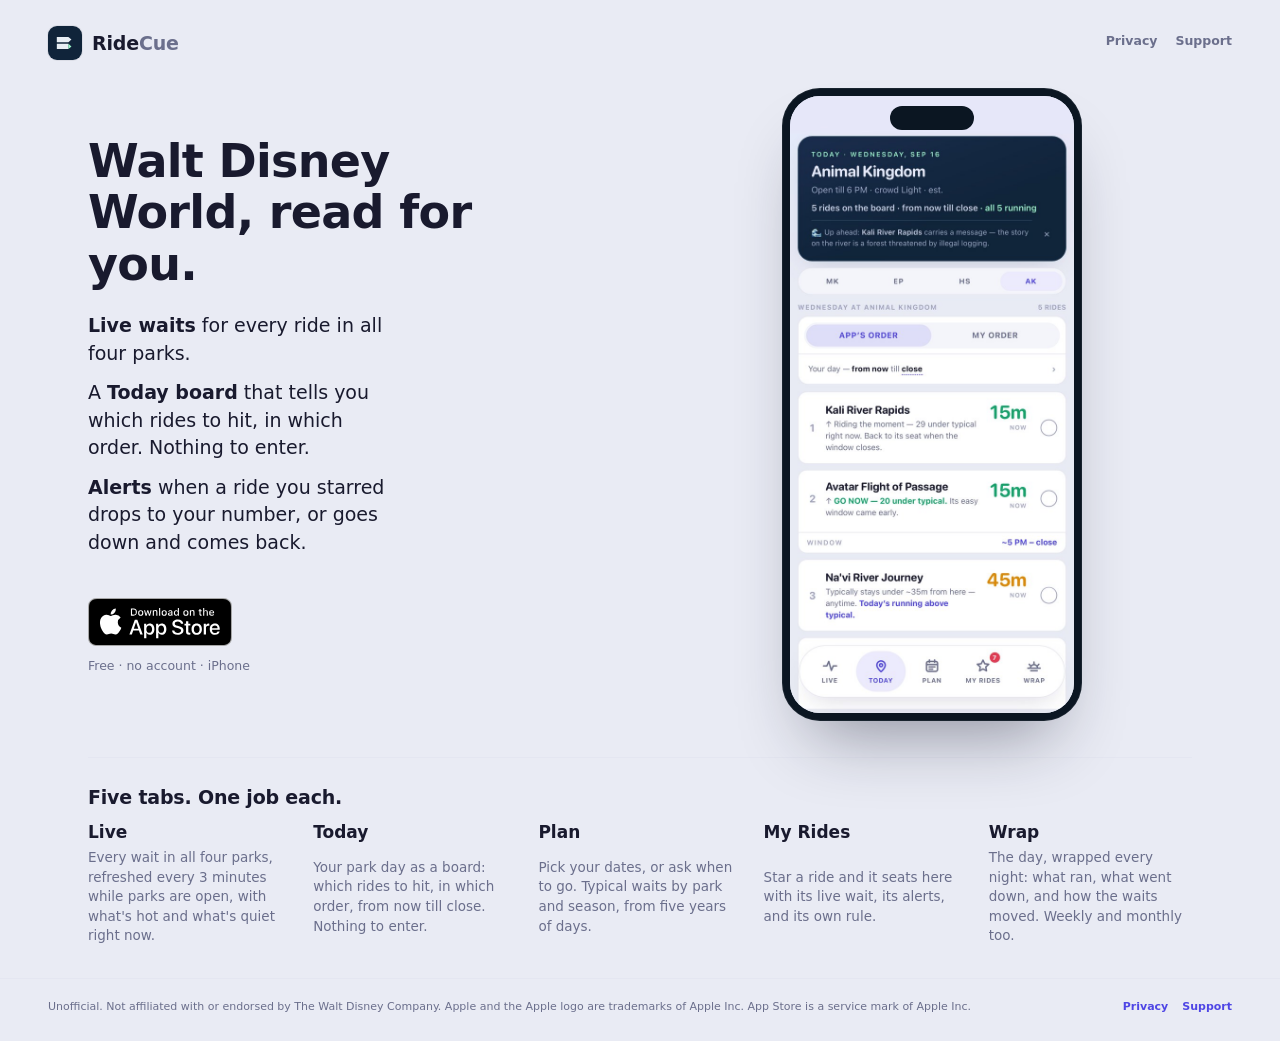
<file: index.html>
<!DOCTYPE html>
<html lang="en">
<head>
<meta charset="utf-8"/>
<meta name="viewport" content="width=device-width, initial-scale=1, viewport-fit=cover"/>
<title>RideCue — Walt Disney World, read for you.</title>
<meta name="description" content="Live waits for every ride in all four parks, a Today board that tells you which rides to hit and in which order, and alerts for the rides you star. Free, no account, iPhone."/>
<link rel="canonical" href="https://ridecue.live/"/>
<meta property="og:type" content="website"/>
<meta property="og:site_name" content="RideCue"/>
<meta property="og:title" content="RideCue — Walt Disney World, read for you."/>
<meta property="og:description" content="Live waits for every ride in all four parks, a Today board that tells you which rides to hit and in which order, and alerts for the rides you star. Free, no account, iPhone."/>
<meta property="og:url" content="https://ridecue.live/"/>
<meta property="og:image" content="https://ridecue.live/assets/og.png"/>
<meta property="og:image:width" content="1200"/>
<meta property="og:image:height" content="630"/>
<meta name="twitter:card" content="summary_large_image"/>
<meta name="theme-color" content="#e9ebf4" media="(prefers-color-scheme: light)"/>
<meta name="theme-color" content="#0a141d" media="(prefers-color-scheme: dark)"/>
<link rel="icon" href="/assets/favicon-32.png" sizes="32x32" type="image/png"/>
<link rel="apple-touch-icon" href="/assets/apple-touch-icon.png"/>
<link rel="stylesheet" href="/assets/site.css"/>
</head>
<body>
  <div class="top">
    <a class="brand" href="/" aria-label="RideCue home"><svg class="mark" viewBox="0 0 100 100" aria-hidden="true"><rect width="100" height="100" fill="#10243a"/><path d="M26 32h34l9 8-9 8H26z" fill="#e7eef4"/><path d="M26 52h34v16H26z" fill="#e7eef4"/><path d="M60 52l9 8-9 8z" fill="#9bf7c9"/></svg><span class="wordmark">Ride<span>Cue</span></span></a>
    <nav class="topnav"><a href="/privacy/">Privacy</a><a href="/support/">Support</a></nav>
  </div>

  <main class="front">
    <div class="words">
      <h1>Walt Disney World, read for you.</h1>
      <div class="lines">
        <p><b>Live waits</b> for every ride in all four parks.</p>
        <p>A <b>Today board</b> that tells you which rides to hit, in which order. Nothing to enter.</p>
        <p><b>Alerts</b> when a ride you starred drops to your number, or goes down and comes back.</p>
      </div>
      <div class="cta">
        <!-- LIVE (Oct 28, 2026; ruled Sep 16, letter B): Apple's official badge (assets/app-store-badge.svg, black, en-US, unaltered) + the store URL. Badge 48px tall (Apple floor 40), clear space 12px (a quarter of its height). -->
        <a class="store" href="https://apps.apple.com/us/app/ridecue/id6809073584"><img src="/assets/app-store-badge.svg" width="144" height="48" alt="Download on the App Store"/></a>
        <p class="under">Free · no account · iPhone</p>
      </div>
    </div>

    <div class="hero">
      <div class="phone"><div class="screen">
        <div class="island"></div>
        <!-- Hero shot of record: Animal Kingdom, Wednesday Sep 16 3:41 PM on build 0728cd (owner IMG_3096, letter A). Status band painted out. -->
        <img src="/assets/board-ep-screen.jpg" width="600" height="1304" alt="RideCue's Today board — Animal Kingdom, Wednesday Sep 16"/>
      </div></div>
    </div>

    <section class="more">
      <h2>Five tabs. One job each.</h2>
      <dl>
        <div><dt>Live</dt><dd>Every wait in all four parks, refreshed every 3 minutes while parks are open, with what's hot and what's quiet right now.</dd></div>
        <div><dt>Today</dt><dd>Your park day as a board: which rides to hit, in which order, from now till close. Nothing to enter.</dd></div>
        <div><dt>Plan</dt><dd>Pick your dates, or ask when to go. Typical waits by park and season, from five years of days.</dd></div>
        <div><dt>My Rides</dt><dd>Star a ride and it seats here with its live wait, its alerts, and its own rule.</dd></div>
        <div><dt>Wrap</dt><dd>The day, wrapped every night: what ran, what went down, and how the waits moved. Weekly and monthly too.</dd></div>
      </dl>
    </section>
  </main>

  <footer>
    <span>Unofficial. Not affiliated with or endorsed by The Walt Disney Company. Apple and the Apple logo are trademarks of Apple Inc. App Store is a service mark of Apple Inc.</span>
    <nav><a href="/privacy/">Privacy</a><a href="/support/">Support</a></nav>
  </footer>
</body>
</html>
</file>
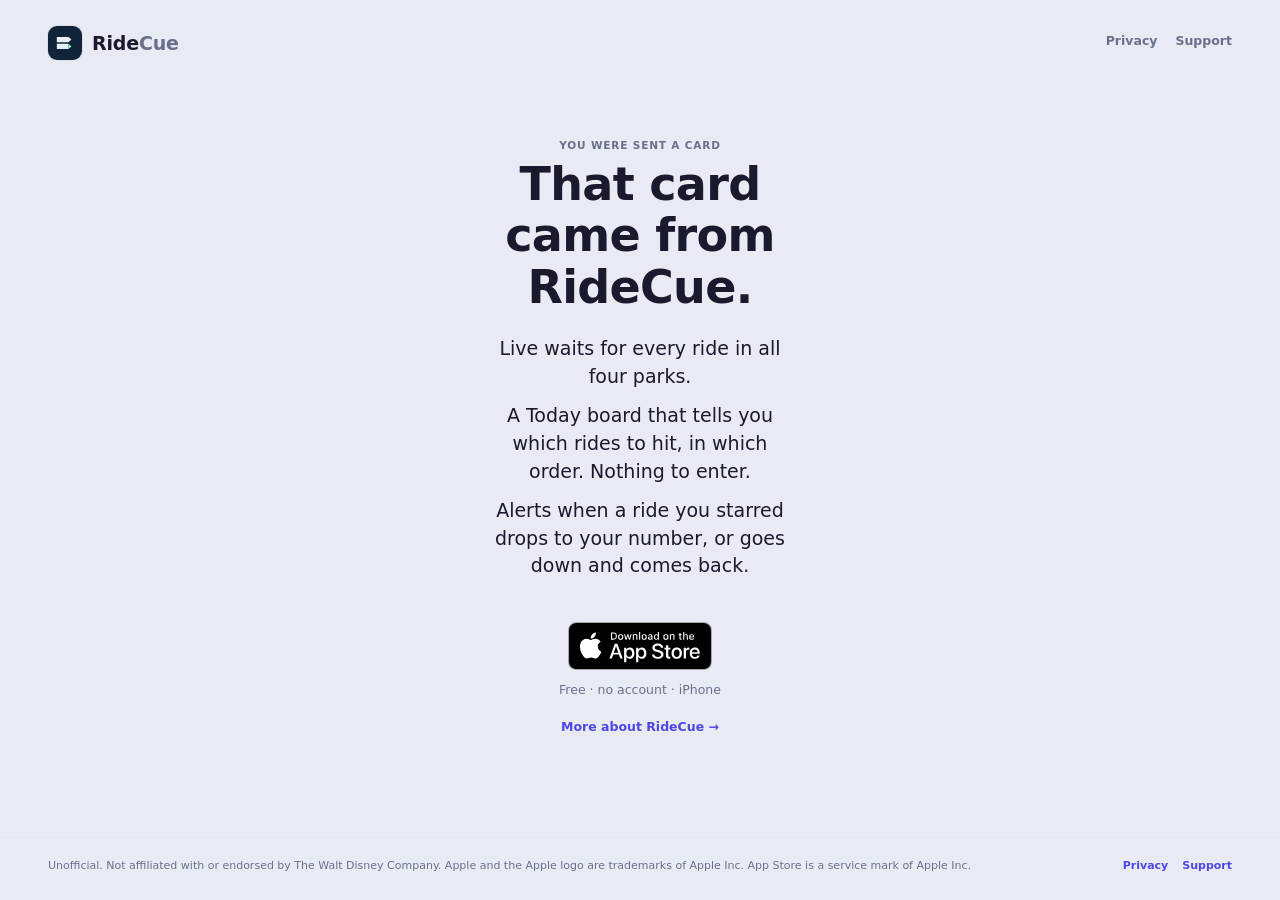
<file: c/index.html>
<!DOCTYPE html>
<html lang="en">
<head>
<meta charset="utf-8"/>
<meta name="viewport" content="width=device-width, initial-scale=1, viewport-fit=cover"/>
<title>RideCue</title>
<meta name="description" content="Walt Disney World, read for you."/>
<link rel="canonical" href="https://ridecue.live/c/"/>
<meta property="og:type" content="website"/>
<meta property="og:site_name" content="RideCue"/>
<meta property="og:title" content="RideCue"/>
<meta property="og:description" content="Walt Disney World, read for you."/>
<meta property="og:url" content="https://ridecue.live/c/"/>
<meta property="og:image" content="https://ridecue.live/assets/og.png"/>
<meta property="og:image:width" content="1200"/>
<meta property="og:image:height" content="630"/>
<meta name="twitter:card" content="summary_large_image"/>
<meta name="theme-color" content="#e9ebf4" media="(prefers-color-scheme: light)"/>
<meta name="theme-color" content="#0a141d" media="(prefers-color-scheme: dark)"/>
<link rel="icon" href="/assets/favicon-32.png" sizes="32x32" type="image/png"/>
<link rel="apple-touch-icon" href="/assets/apple-touch-icon.png"/>
<link rel="stylesheet" href="/assets/site.css"/>
</head>
<body>
  <div class="top">
    <a class="brand" href="/" aria-label="RideCue home"><svg class="mark" viewBox="0 0 100 100" aria-hidden="true"><rect width="100" height="100" fill="#10243a"/><path d="M26 32h34l9 8-9 8H26z" fill="#e7eef4"/><path d="M26 52h34v16H26z" fill="#e7eef4"/><path d="M60 52l9 8-9 8z" fill="#9bf7c9"/></svg><span class="wordmark">Ride<span>Cue</span></span></a>
    <nav class="topnav"><a href="/privacy/">Privacy</a><a href="/support/">Support</a></nav>
  </div>

  <main class="door">
    <div class="words">
      <p class="kicker">You were sent a card</p>
      <h1>That card came from RideCue.</h1>
      <div class="lines">
        <p>Live waits for every ride in all four parks.</p>
        <p>A Today board that tells you which rides to hit, in which order. Nothing to enter.</p>
        <p>Alerts when a ride you starred drops to your number, or goes down and comes back.</p>
      </div>
      <div class="cta">
        <!-- LIVE (Oct 28, 2026; ruled Sep 16, letter B): Apple's official badge (assets/app-store-badge.svg, black, en-US, unaltered) + the store URL. Badge 48px tall (Apple floor 40), clear space 12px (a quarter of its height). -->
        <a class="store" href="https://apps.apple.com/us/app/ridecue/id6809073584"><img src="/assets/app-store-badge.svg" width="144" height="48" alt="Download on the App Store"/></a>
        <p class="under">Free · no account · iPhone</p>
      </div>
      <p class="more-link"><a href="/">More about RideCue →</a></p>
    </div>
  </main>

  <footer>
    <span>Unofficial. Not affiliated with or endorsed by The Walt Disney Company. Apple and the Apple logo are trademarks of Apple Inc. App Store is a service mark of Apple Inc.</span>
    <nav><a href="/privacy/">Privacy</a><a href="/support/">Support</a></nav>
  </footer>
</body>
</html>
</file>
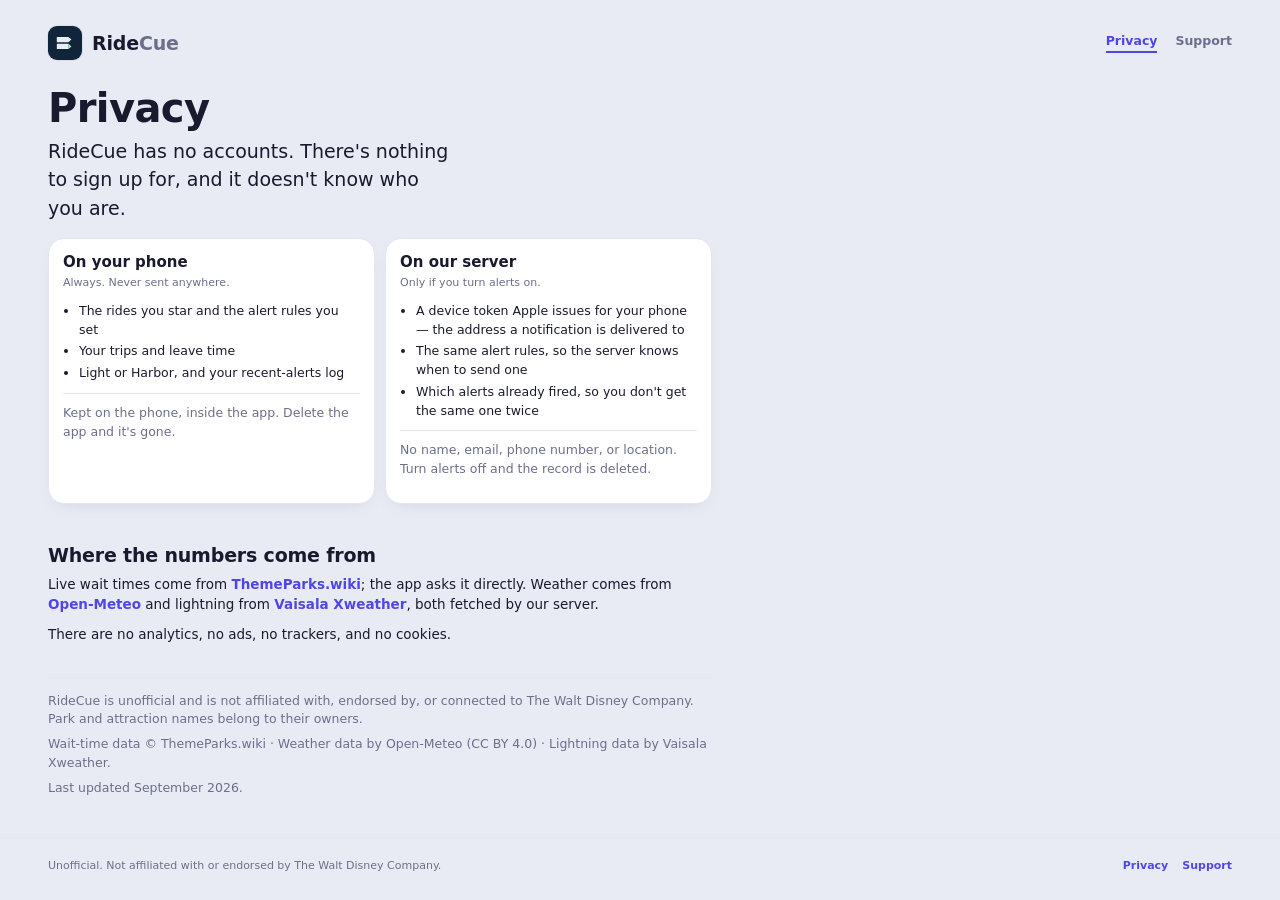
<file: privacy/index.html>
<!DOCTYPE html>
<html lang="en">
<head>
<meta charset="utf-8"/>
<meta name="viewport" content="width=device-width, initial-scale=1, viewport-fit=cover"/>
<title>Privacy — RideCue</title>
<meta name="description" content="RideCue has no accounts. What stays on your phone, what our server keeps if you turn alerts on, and where the numbers come from."/>
<link rel="canonical" href="https://ridecue.live/privacy/"/>
<meta property="og:type" content="website"/>
<meta property="og:site_name" content="RideCue"/>
<meta property="og:title" content="Privacy — RideCue"/>
<meta property="og:description" content="RideCue has no accounts. What stays on your phone, what our server keeps if you turn alerts on, and where the numbers come from."/>
<meta property="og:url" content="https://ridecue.live/privacy/"/>
<meta property="og:image" content="https://ridecue.live/assets/og.png"/>
<meta property="og:image:width" content="1200"/>
<meta property="og:image:height" content="630"/>
<meta name="twitter:card" content="summary_large_image"/>
<meta name="theme-color" content="#e9ebf4" media="(prefers-color-scheme: light)"/>
<meta name="theme-color" content="#0a141d" media="(prefers-color-scheme: dark)"/>
<link rel="icon" href="/assets/favicon-32.png" sizes="32x32" type="image/png"/>
<link rel="apple-touch-icon" href="/assets/apple-touch-icon.png"/>
<link rel="stylesheet" href="/assets/site.css"/>
</head>
<body>
  <div class="top">
    <a class="brand" href="/" aria-label="RideCue home"><svg class="mark" viewBox="0 0 100 100" aria-hidden="true"><rect width="100" height="100" fill="#10243a"/><path d="M26 32h34l9 8-9 8H26z" fill="#e7eef4"/><path d="M26 52h34v16H26z" fill="#e7eef4"/><path d="M60 52l9 8-9 8z" fill="#9bf7c9"/></svg><span class="wordmark">Ride<span>Cue</span></span></a>
    <nav class="topnav"><a href="/privacy/" class="on">Privacy</a><a href="/support/">Support</a></nav>
  </div>

  <main class="doc">
    <h1>Privacy</h1>
    <p class="lede">RideCue has no accounts. There's nothing to sign up for, and it doesn't know who you are.</p>

    <div class="ledger">
      <div class="cell">
        <h3>On your phone</h3>
        <p class="when">Always. Never sent anywhere.</p>
        <ul>
          <li>The rides you star and the alert rules you set</li>
          <li>Your trips and leave time</li>
          <li>Light or Harbor, and your recent-alerts log</li>
        </ul>
        <p class="never">Kept on the phone, inside the app. Delete the app and it's gone.</p>
      </div>
      <div class="cell">
        <h3>On our server</h3>
        <p class="when">Only if you turn alerts on.</p>
        <ul>
          <li>A device token Apple issues for your phone — the address a notification is delivered to</li>
          <li>The same alert rules, so the server knows when to send one</li>
          <li>Which alerts already fired, so you don't get the same one twice</li>
        </ul>
        <p class="never">No name, email, phone number, or location. Turn alerts off and the record is deleted.</p>
      </div>
    </div>

    <h2>Where the numbers come from</h2>
    <p>Live wait times come from <a href="https://themeparks.wiki">ThemeParks.wiki</a>; the app asks it directly. Weather comes from <a href="https://open-meteo.com">Open-Meteo</a> and lightning from <a href="https://www.xweather.com">Vaisala Xweather</a>, both fetched by our server.</p>
    <p>There are no analytics, no ads, no trackers, and no cookies.</p>

    <div class="credit">
      <p>RideCue is unofficial and is not affiliated with, endorsed by, or connected to The Walt Disney Company. Park and attraction names belong to their owners.</p>
      <p>Wait-time data © ThemeParks.wiki · Weather data by Open-Meteo (CC BY 4.0) · Lightning data by Vaisala Xweather.</p>
      <p class="fine">Last updated September 2026.</p>
    </div>
  </main>

  <footer>
    <span>Unofficial. Not affiliated with or endorsed by The Walt Disney Company.</span>
    <nav><a href="/privacy/">Privacy</a><a href="/support/">Support</a></nav>
  </footer>
</body>
</html>
</file>
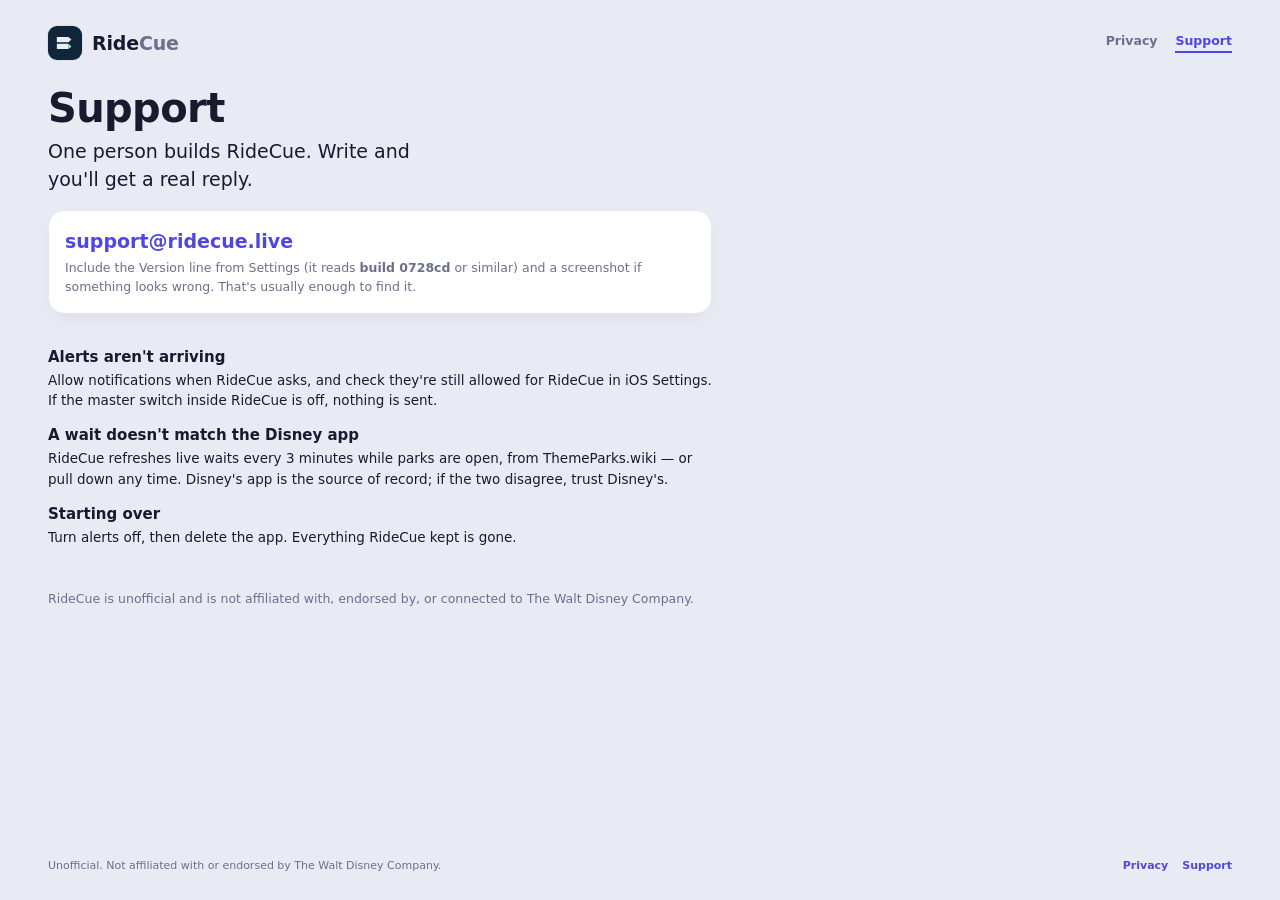
<file: support/index.html>
<!DOCTYPE html>
<html lang="en">
<head>
<meta charset="utf-8"/>
<meta name="viewport" content="width=device-width, initial-scale=1, viewport-fit=cover"/>
<title>Support — RideCue</title>
<meta name="description" content="One person builds RideCue. Write and you'll get a real reply."/>
<link rel="canonical" href="https://ridecue.live/support/"/>
<meta property="og:type" content="website"/>
<meta property="og:site_name" content="RideCue"/>
<meta property="og:title" content="Support — RideCue"/>
<meta property="og:description" content="One person builds RideCue. Write and you'll get a real reply."/>
<meta property="og:url" content="https://ridecue.live/support/"/>
<meta property="og:image" content="https://ridecue.live/assets/og.png"/>
<meta property="og:image:width" content="1200"/>
<meta property="og:image:height" content="630"/>
<meta name="twitter:card" content="summary_large_image"/>
<meta name="theme-color" content="#e9ebf4" media="(prefers-color-scheme: light)"/>
<meta name="theme-color" content="#0a141d" media="(prefers-color-scheme: dark)"/>
<link rel="icon" href="/assets/favicon-32.png" sizes="32x32" type="image/png"/>
<link rel="apple-touch-icon" href="/assets/apple-touch-icon.png"/>
<link rel="stylesheet" href="/assets/site.css"/>
</head>
<body>
  <div class="top">
    <a class="brand" href="/" aria-label="RideCue home"><svg class="mark" viewBox="0 0 100 100" aria-hidden="true"><rect width="100" height="100" fill="#10243a"/><path d="M26 32h34l9 8-9 8H26z" fill="#e7eef4"/><path d="M26 52h34v16H26z" fill="#e7eef4"/><path d="M60 52l9 8-9 8z" fill="#9bf7c9"/></svg><span class="wordmark">Ride<span>Cue</span></span></a>
    <nav class="topnav"><a href="/privacy/">Privacy</a><a href="/support/" class="on">Support</a></nav>
  </div>

  <main class="doc">
    <h1>Support</h1>
    <p class="lede">One person builds RideCue. Write and you'll get a real reply.</p>

    <div class="contact">
      <!-- PLACEHOLDER until an inbox exists on the domain (Cloudflare Email Routing) — Site-Spec §2 -->
      <p class="addr"><a href="mailto:support@ridecue.live">support@ridecue.live</a></p>
      <p class="incl">Include the Version line from Settings (it reads <b>build 0728cd</b> or similar) and a screenshot if something looks wrong. That's usually enough to find it.</p>
    </div>

    <div class="qa">
      <h3>Alerts aren't arriving</h3>
      <p>Allow notifications when RideCue asks, and check they're still allowed for RideCue in iOS Settings. If the master switch inside RideCue is off, nothing is sent.</p>
      <h3>A wait doesn't match the Disney app</h3>
      <p>RideCue refreshes live waits every 3 minutes while parks are open, from ThemeParks.wiki — or pull down any time. Disney's app is the source of record; if the two disagree, trust Disney's.</p>
      <h3>Starting over</h3>
      <p>Turn alerts off, then delete the app. Everything RideCue kept is gone.</p>
    </div>

    <div class="credit">
      <p>RideCue is unofficial and is not affiliated with, endorsed by, or connected to The Walt Disney Company.</p>
    </div>
  </main>

  <footer>
    <span>Unofficial. Not affiliated with or endorsed by The Walt Disney Company.</span>
    <nav><a href="/privacy/">Privacy</a><a href="/support/">Support</a></nav>
  </footer>
</body>
</html>
</file>
<file: assets/site.css>
/* RideCue site — tokens harvested read-only from deployed wdw.html 0727l (sha c57feb5e…fb03792) via rc-front-mock-7b */
:root{
  --bg:#e9ebf4; --bg-2:#e2e5f1; --card:#ffffff; --card-2:#f4f5fb; --line:#e4e6f1;
  --ink:#191a2e; --muted:#6b6f8c; --muted-2:#9fa3c0;
  --accent:#4f46e5; --accent-soft:#ecebfd; --accent-fill:#4f46e5; --accent-ink:#ffffff;
  --short:#15a36b; --medium:#dc8a06; --long:#ef6c3b; --packed:#e23b54; --closed:#aab0c6;
  --r-el:10px; --r-tile:14px; --r-card:16px; --r-hero:22px; --r-pill:999px;
  --fs-micro:9.5px; --fs-fine:11px; --fs-caps:10.5px; --fs-meta:11.5px; --fs-small:12.5px; --fs-body:13.5px; --fs-title:15px; --fs-lead:17px; --fs-head:19px; --fs-stat:22px; --fs-swing:26px; --fs-wait:29px; --fs-emblem:33px;
  --pwh-bg:#10243a; --pwh-bg2:#1b2d4d; --pwh-deep:#152a47; --pwh-ink:#e6e9fb; --pwh-sub:#c7cde0; --pwh-muted:#9aa6c4; --pwh-key:#9bf7c9; --pwh-line:#24425c;
  --shadow:0 16px 40px -18px rgba(40,40,90,.22); --shadow-sm:0 6px 18px -8px rgba(40,40,90,.14);
  --font-display:ui-rounded,'Space Grotesk',system-ui,sans-serif; --font-body:-apple-system,BlinkMacSystemFont,'Inter',system-ui,sans-serif;
}
@media (prefers-color-scheme: dark){
  :root{
  --bg:#0a141d; --bg-2:#0d1826; --card:#12202c; --card-2:#17293a; --line:#20374a;
  --ink:#e7eef4; --muted:#9db0c0; --muted-2:#6f8496;
  --accent:#8b87ff; --accent-soft:rgba(139,135,255,.18); --accent-fill:#4f46e5;
  --shadow:0 16px 40px -18px rgba(0,0,0,.55); --shadow-sm:0 6px 18px -8px rgba(0,0,0,.45);
  }
}
*{box-sizing:border-box}
html{background:var(--bg)}
body{margin:0;min-height:100vh;min-height:100dvh;display:flex;flex-direction:column;background:var(--bg);color:var(--ink);font-family:var(--font-body);font-size:var(--fs-body);-webkit-font-smoothing:antialiased}
a{color:var(--accent);font-weight:600;text-decoration:none}

/* brand row */
.top{display:flex;align-items:center;justify-content:space-between;gap:10px;padding:18px 20px 0;padding-top:calc(18px + env(safe-area-inset-top))}
.brand{display:flex;align-items:center;gap:10px;text-decoration:none;color:inherit}
.mark{width:34px;height:34px;border-radius:9px;flex:none;box-shadow:0 0 0 1px rgba(0,0,0,.06)}
.wordmark{font-family:var(--font-display);font-weight:800;font-size:var(--fs-head);letter-spacing:-.01em;line-height:1}
.wordmark span{font-weight:600;color:var(--muted)}
.topnav{display:none;gap:18px;font-size:var(--fs-small);font-weight:600}
.topnav a{color:var(--muted);padding-bottom:3px;border-bottom:2px solid transparent}
.topnav a.on{color:var(--accent);border-color:var(--accent)}

/* front page + /c/ */
main{padding:0 20px 8px;display:flex;flex-direction:column;flex:1;width:100%}
.words{display:flex;flex-direction:column}
.kicker{margin:30px 0 0;color:var(--muted);font-size:var(--fs-caps);font-weight:700;letter-spacing:.08em;text-transform:uppercase}
h1{font-family:var(--font-display);font-weight:800;font-size:var(--fs-swing);line-height:1.12;letter-spacing:-.015em;margin:26px 0 0;max-width:14ch}
.kicker+h1{margin-top:8px;max-width:16ch}
.lines{margin:14px 0 0;max-width:34ch}
.lines p{margin:0 0 10px;font-size:var(--fs-lead);line-height:1.38}
.lines p b{font-weight:650}
.cta{margin:26px 0 0;display:flex;flex-direction:column;align-items:flex-start;gap:10px}
.store{display:block;line-height:0;margin:0 0 2px;-webkit-tap-highlight-color:transparent} /* Oct 28, 2026: Apple's badge, unaltered; 48px tall (floor 40), the cta gap + this margin = 12px clear space (a quarter of its height) */
.store img{display:block;height:48px;width:auto}
.under{color:var(--muted);font-size:var(--fs-small);margin:0}
.more-link{margin:22px 0 0;font-size:var(--fs-small);font-weight:600}

/* hero: the phone, floating (p-B) */
.hero{margin:22px auto 0;width:100%;max-width:300px;position:relative}
.phone{position:relative;z-index:1;border-radius:38px;background:#0b1622;padding:8px;box-shadow:0 40px 70px -30px rgba(25,26,46,.45),0 0 0 1px rgba(255,255,255,.06) inset}
.screen{border-radius:30px;overflow:hidden;background:#e5e9fb;position:relative;aspect-ratio:1320/2868}
.island{position:absolute;top:10px;left:50%;transform:translateX(-50%);width:84px;height:24px;border-radius:14px;background:#0b1622;z-index:2}
.screen img{display:block;width:100%;height:100%;object-fit:cover;object-position:top}

/* five tabs (l-D) */
.more{margin:34px 0 8px;padding-top:22px;border-top:1px solid var(--line)}
.more h2{font-family:var(--font-display);font-weight:800;font-size:var(--fs-head);letter-spacing:-.01em;margin:0 0 14px}
.more dl{margin:0;display:grid;gap:12px}
.more dl>div{display:grid;grid-template-columns:78px 1fr;gap:12px;align-items:baseline}
.more dt{font-family:var(--font-display);font-weight:800;font-size:var(--fs-title);margin:0}
.more dd{margin:0;color:var(--muted);font-size:var(--fs-small);line-height:1.45}

/* privacy + support */
.doc{padding:0 20px 24px;flex:1;max-width:640px;width:100%}
.doc h1{margin:26px 0 6px;max-width:none}
.lede{font-size:var(--fs-lead);line-height:1.4;color:var(--ink);margin:0 0 20px;max-width:34ch}
.doc h2{font-family:var(--font-display);font-weight:800;font-size:var(--fs-head);margin:26px 0 8px;letter-spacing:-.01em}
.doc p{line-height:1.5;margin:0 0 10px;color:var(--ink)}
.doc p.fine{color:var(--muted);font-size:var(--fs-small)}
.doc ul{margin:0 0 10px;padding-left:18px}.doc li{line-height:1.5;margin:0 0 4px}
.ledger{display:grid;grid-template-columns:1fr 1fr;gap:10px;margin:6px 0 14px}
.cell{background:var(--card);border:1px solid var(--line);border-radius:var(--r-card);padding:14px;box-shadow:var(--shadow-sm)}
.cell h3{font-family:var(--font-display);font-weight:800;font-size:var(--fs-title);margin:0 0 4px}
.cell .when{color:var(--muted);font-size:var(--fs-fine);margin:0 0 10px}
.cell ul{padding-left:16px;margin:0}.cell li{font-size:var(--fs-small);margin-bottom:3px}
.cell .never{margin-top:10px;padding-top:10px;border-top:1px solid var(--line);font-size:var(--fs-small);color:var(--muted)}
.contact{background:var(--card);border:1px solid var(--line);border-radius:var(--r-card);padding:16px;box-shadow:var(--shadow-sm);margin:6px 0 18px}
.contact .addr{font-family:var(--font-display);font-weight:800;font-size:var(--fs-head);margin:0 0 4px}
.contact p{margin:0;color:var(--muted);font-size:var(--fs-small)}
.qa h3{font-family:var(--font-display);font-weight:800;font-size:var(--fs-title);margin:16px 0 4px}
.qa p{margin:0 0 6px}
.credit{margin-top:22px;padding-top:14px;border-top:1px solid var(--line)}
.credit p{color:var(--muted);font-size:var(--fs-small);margin:0 0 6px}

footer{margin-top:auto;padding:18px 20px 22px;padding-bottom:calc(22px + env(safe-area-inset-bottom));border-top:1px solid var(--line);color:var(--muted);font-size:var(--fs-fine);line-height:1.5}
footer nav{display:flex;gap:14px;margin-top:6px}

/* tablet */
@media (min-width: 700px) and (max-width: 859px){
  .top{padding-left:32px;padding-right:32px}
  main{padding:0 32px 16px} .doc{padding:0 32px 24px}
  h1{font-size:36px}
  .lines p{font-size:18px}
  .hero{max-width:320px}
}
/* laptop */
@media (min-width: 860px){
  .top{padding-left:48px;padding-right:48px;padding-top:calc(26px + env(safe-area-inset-top))}
  .topnav{display:flex}
  main.front{display:grid;grid-template-columns:1.05fr 1fr;align-items:center;column-gap:40px;padding:0 48px 24px;max-width:1200px;margin:0 auto}
  main.front .words{grid-column:1}
  main.front .hero{grid-column:2;grid-row:1;max-width:300px;margin:28px auto}
  main.front h1{font-size:46px;margin-top:0;max-width:12ch}
  main.front .lines{margin-top:22px;max-width:36ch}
  main.front .lines p{font-size:19px;line-height:1.45;margin-bottom:12px}
  main.front .cta{margin-top:30px}
  .more{grid-column:1 / -1;margin-top:8px;padding-top:28px}
  .more dl{grid-template-columns:repeat(5,1fr);gap:22px}
  .more dl>div{grid-template-columns:1fr;gap:6px}
  .more dt{font-size:var(--fs-lead)}
  .more dd{font-size:var(--fs-body)}
  main.door{padding:0 48px 24px;align-items:center;justify-content:center}
  main.door .words{max-width:44ch;text-align:center;align-items:center}
  main.door .kicker{margin-top:0}
  main.door h1{font-size:46px;max-width:16ch}
  main.door .lines{margin-top:22px}
  main.door .lines p{font-size:19px;line-height:1.45;margin-bottom:12px}
  main.door .cta{margin-top:30px;align-items:center}
  .doc{padding:0 48px 32px;max-width:760px}
  .doc h1{font-size:40px}
  .lede{font-size:19px}
  footer{padding:20px 48px 26px;padding-bottom:calc(26px + env(safe-area-inset-bottom));display:flex;justify-content:space-between;align-items:baseline}
  footer nav{margin-top:0}
}
</file>
